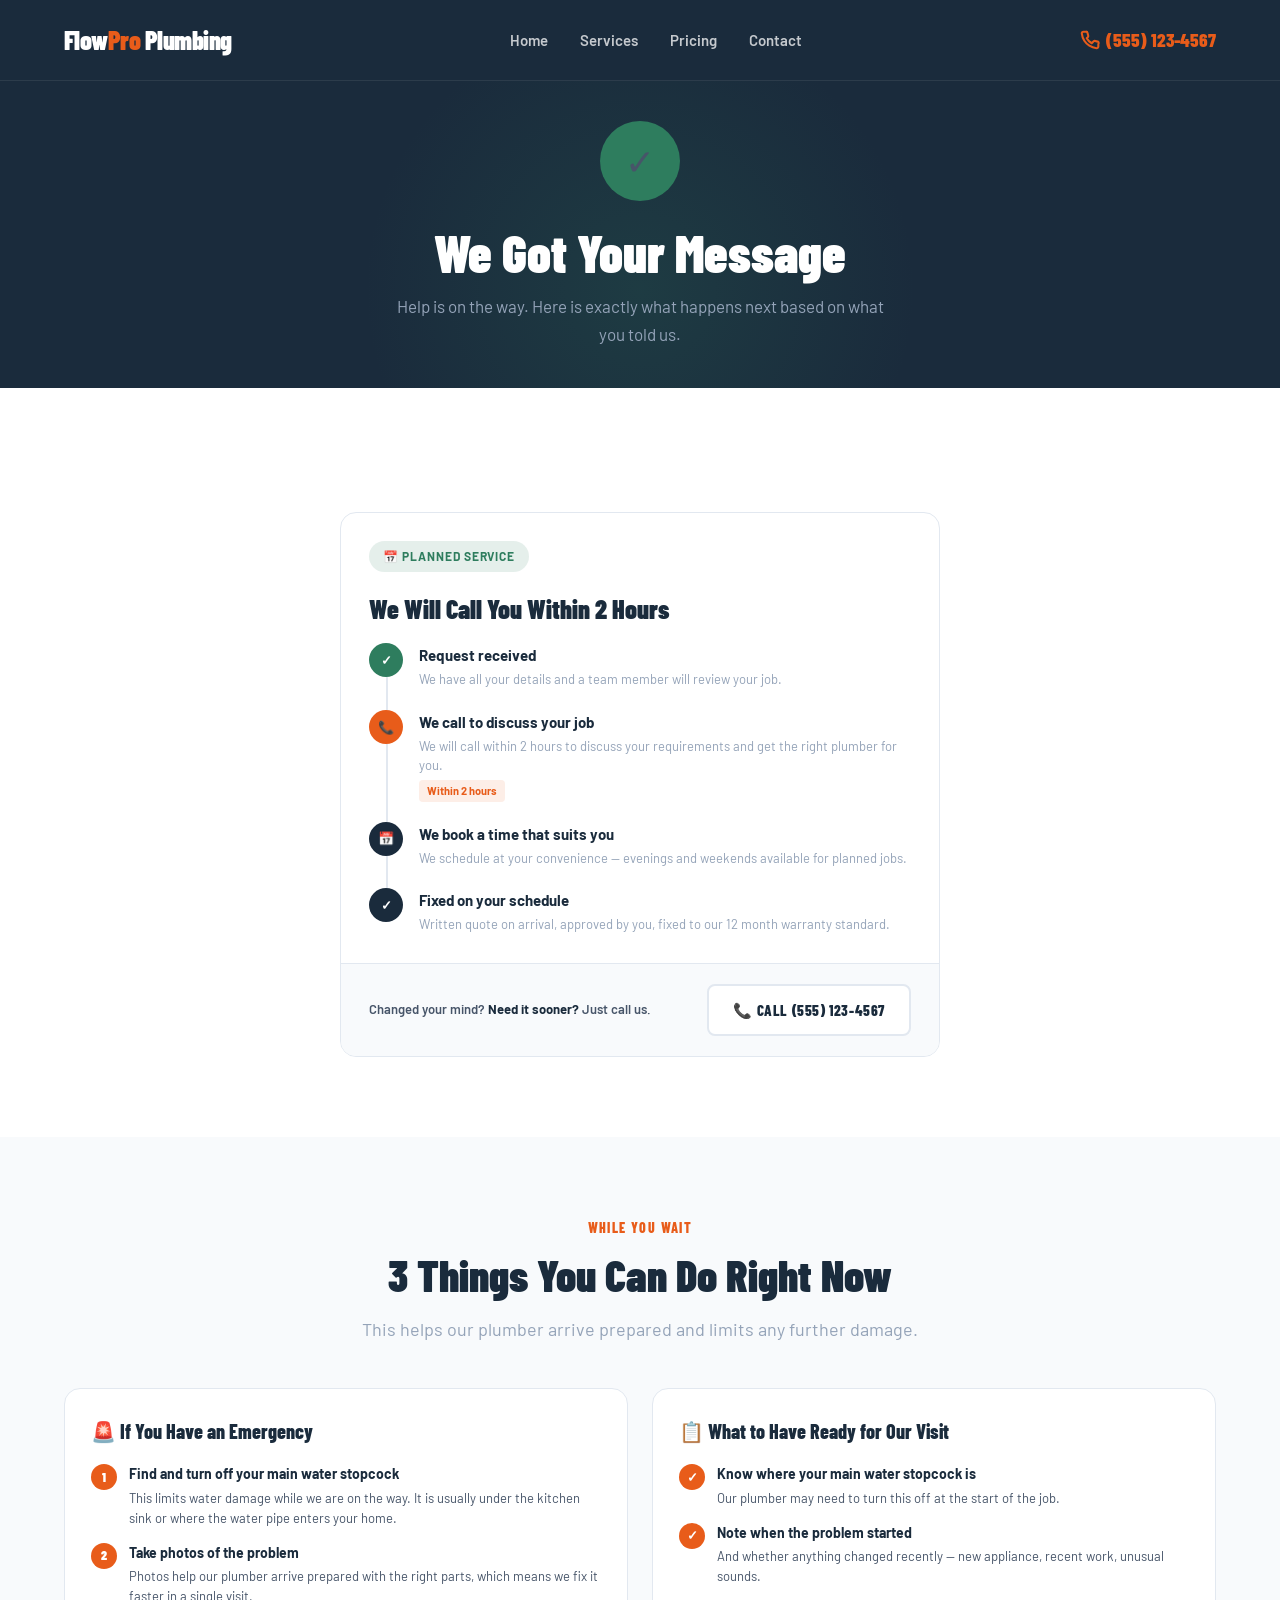
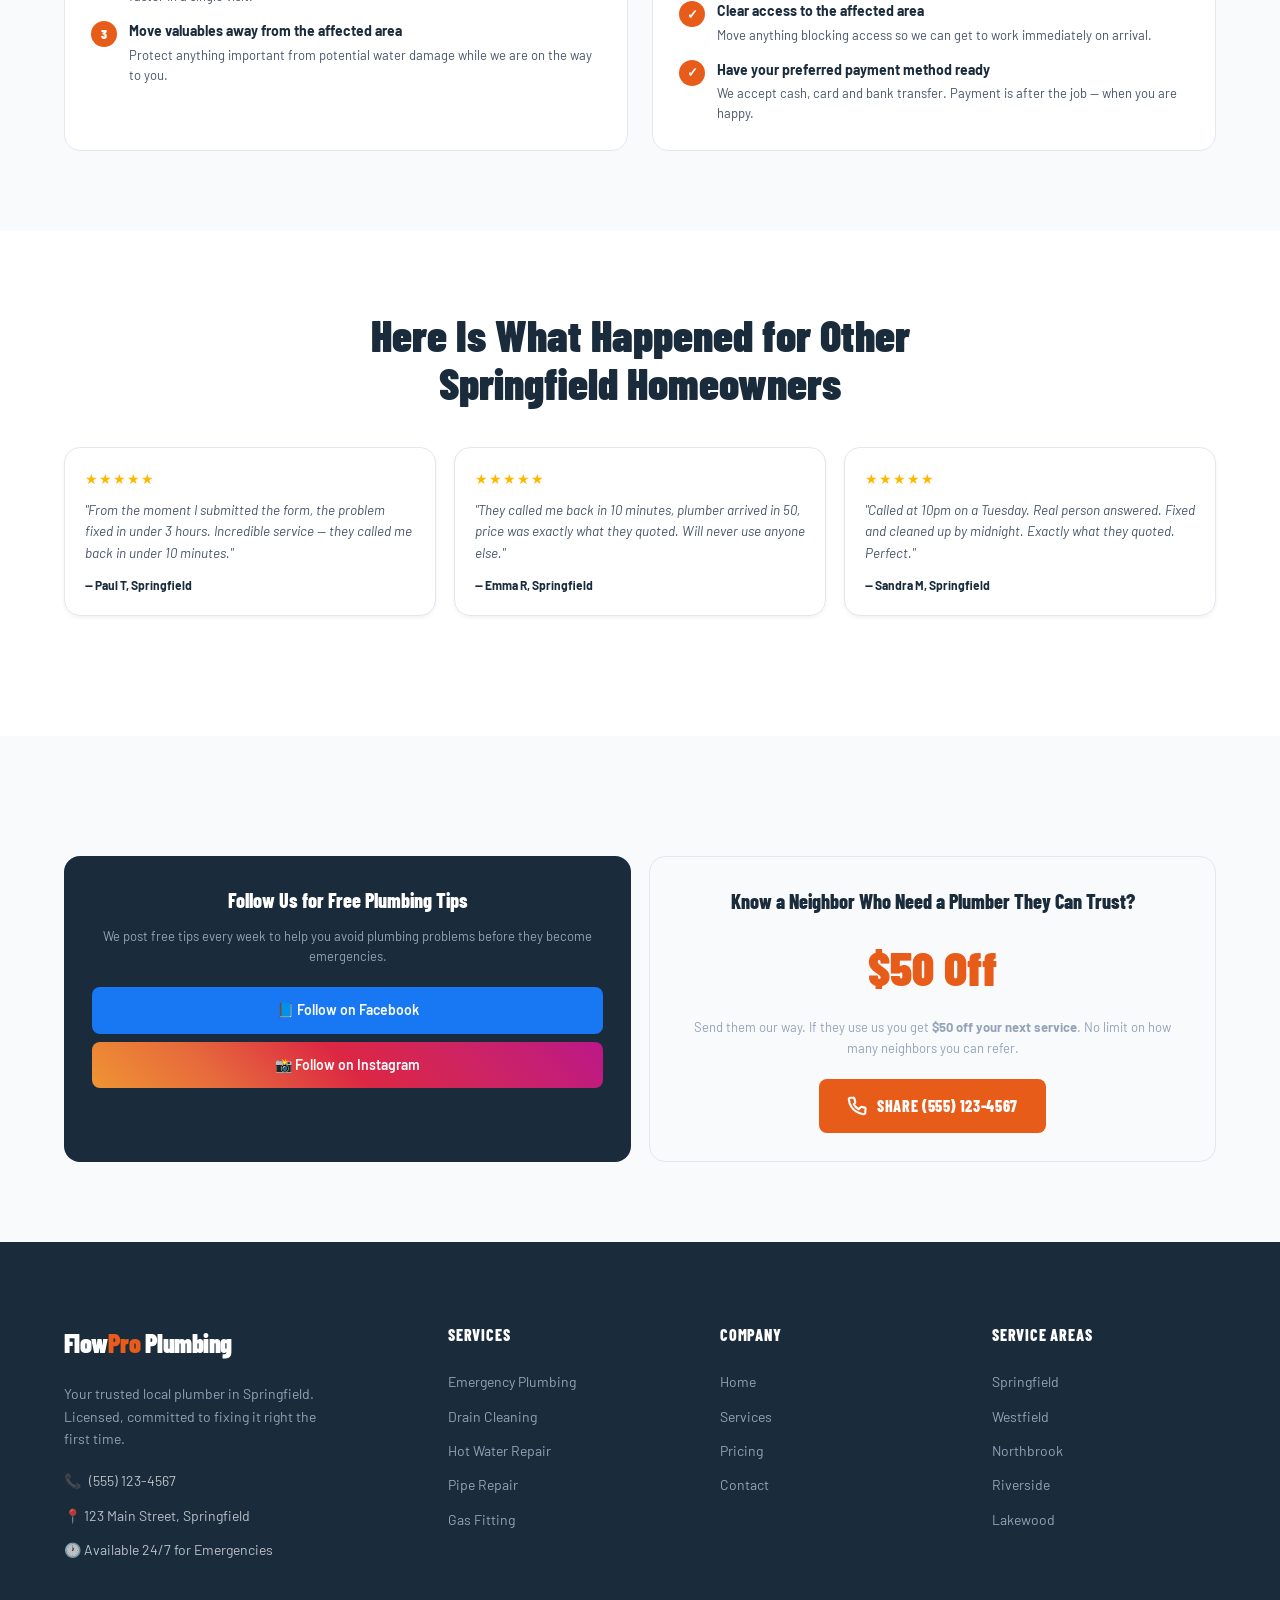
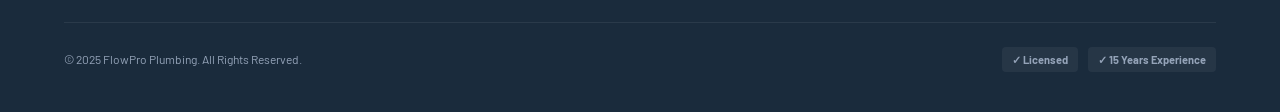
<file: thankyou.html>
<!DOCTYPE html>
<html lang="en">
<head>
<meta charset="UTF-8">
<meta name="viewport" content="width=device-width, initial-scale=1.0">
<title>Thank You — We Got Your Message | FlowPro Plumbing</title>
<link href="https://fonts.googleapis.com/css2?family=Barlow+Condensed:wght@700;800;900&family=Barlow:ital,wght@0,400;0,500;0,600;1,400&display=swap" rel="stylesheet">
<link rel="stylesheet" href="css/style.css">
<style>
/* CONFIRMATION HERO */
.confirm-section { background:var(--navy); padding:40px 0; position:relative; overflow:hidden; text-align:center; }
.confirm-section::before { content:''; position:absolute; top:-30%; left:50%; transform:translateX(-50%); width:600px; height:600px; background:radial-gradient(circle,rgba(46,125,94,0.2) 0%,transparent 65%); pointer-events:none; }
.confirm-inner { position:relative; z-index:1; }
.confirm-tick { width:80px; height:80px; background:var(--green); border-radius:50%; display:flex; align-items:center; justify-content:center; font-size:36px; margin:0 auto 24px; animation:pop 0.5s cubic-bezier(0.17,0.89,0.32,1.28); }
@keyframes pop { 0%{transform:scale(0);opacity:0;} 100%{transform:scale(1);opacity:1;} }
.confirm-title { font-family:var(--font-d); font-weight:900; font-size:clamp(32px,5vw,52px); color:var(--white); margin-bottom:12px; line-height:1.05; }
.confirm-title span { color:var(--orange); }
.confirm-sub { font-size:17px; color:var(--muted); max-width:500px; margin:0 auto; line-height:1.65; }

/* URGENCY CARDS */
.ty-section { display:none; }
.urgency-card { max-width:600px; margin:0 auto; background:var(--white); border-radius:var(--r-lg); border:1px solid var(--border); overflow:hidden; margin-top:44px; }
.urgency-top { padding:28px; }
.urgency-type { display:inline-flex; align-items:center; gap:8px; font-size:12px; font-weight:700; text-transform:uppercase; letter-spacing:0.08em; padding:6px 14px; border-radius:100px; margin-bottom:16px; }
.urgency-type.emergency { background:rgba(232,92,26,0.12); color:var(--orange); }
.urgency-type.sameday { background:rgba(26,43,60,0.08); color:var(--navy); }
.urgency-type.planned { background:rgba(46,125,94,0.12); color:var(--green); }
.urgency-title { font-family:var(--font-d); font-weight:900; font-size:26px; color:var(--navy); margin-bottom:14px; }
.timeline { display:flex; flex-direction:column; gap:0; }
.tl-step { display:flex; gap:16px; position:relative; padding-bottom:20px; }
.tl-step:last-child { padding-bottom:0; }
.tl-step:not(:last-child)::before { content:''; position:absolute; left:17px; top:34px; bottom:0; width:2px; background:var(--border); }
.tl-dot { width:34px; height:34px; border-radius:50%; display:flex; align-items:center; justify-content:center; font-size:13px; font-weight:700; color:white; flex-shrink:0; font-family:var(--font-d); }
.tl-dot.done { background:var(--green); }
.tl-dot.next { background:var(--orange); }
.tl-dot.soon { background:var(--navy); }
.tl-body {}
.tl-title { font-weight:700; font-size:15px; color:var(--navy); margin-bottom:3px; }
.tl-desc { font-size:13px; color:var(--muted); line-height:1.5; }
.tl-time { display:inline-block; font-size:11px; font-weight:700; color:var(--orange); background:rgba(232,92,26,0.1); border-radius:4px; padding:2px 8px; margin-top:4px; }
.urgency-bottom { background:var(--off-white); padding:20px 28px; border-top:1px solid var(--border); display:flex; align-items:center; justify-content:space-between; gap:12px; flex-wrap:wrap; }
.urgency-cta-text { font-size:13px; font-weight:600; color:var(--body-text); }
.urgency-cta-text strong { color:var(--navy); }

/* WHILE YOU WAIT */
.wait-grid { display:grid; grid-template-columns:1fr 1fr; gap:24px; margin-top:40px; }
.wait-card { background:var(--white); border-radius:var(--r-lg); border:1px solid var(--border); padding:26px; }
.wait-card-title { font-family:var(--font-d); font-weight:800; font-size:20px; color:var(--navy); margin-bottom:16px; display:flex; align-items:center; gap:10px; }
.wait-steps { display:flex; flex-direction:column; gap:14px; }
.wait-step { display:flex; gap:12px; align-items:flex-start; }
.wait-num { width:26px; height:26px; border-radius:50%; background:var(--orange); color:white; font-family:var(--font-d); font-weight:900; font-size:13px; display:flex; align-items:center; justify-content:center; flex-shrink:0; margin-top:1px; }
.wait-body {}
.wait-step-title { font-weight:700; font-size:14px; color:var(--navy); margin-bottom:2px; }
.wait-step-desc { font-size:13px; color:var(--body-text); line-height:1.55; }

/* SOCIAL PROOF */
.social-grid { display:grid; grid-template-columns:1fr 1fr; gap:18px; margin-top:40px; }
.social-cta { background:var(--navy); border-radius:var(--r-lg); padding:28px; text-align:center; }
.social-cta-title { font-family:var(--font-d); font-weight:800; font-size:20px; color:var(--white); margin-bottom:10px; }
.social-cta-sub { font-size:13px; color:var(--muted); margin-bottom:20px; }
.social-btns { display:flex; flex-direction:column; gap:8px; }
.social-btn { display:flex; align-items:center; justify-content:center; gap:8px; padding:12px; border-radius:var(--r); font-family:var(--font-b); font-size:14px; font-weight:600; transition:all 0.2s; }
.social-btn.fb { background:#1877F2; color:white; }
.social-btn.ig { background:linear-gradient(45deg,#f09433,#e6683c,#dc2743,#cc2366,#bc1888); color:white; }
.social-btn:hover { opacity:0.9; transform:translateY(-2px); }
.refer-card { background:var(--off-white); border-radius:var(--r-lg); border:1px solid var(--border); padding:28px; text-align:center; }
.refer-amount { font-family:var(--font-d); font-weight:900; font-size:48px; color:var(--orange); margin:12px 0; }
.refer-title { font-family:var(--font-d); font-weight:800; font-size:20px; color:var(--navy); margin-bottom:10px; }
.refer-sub { font-size:13px; color:var(--muted); margin-bottom:20px; line-height:1.6; }

@media(max-width:700px){
  .wait-grid{grid-template-columns:1fr;}
  .social-grid{grid-template-columns:1fr;}
  .urgency-bottom{flex-direction:column;align-items:flex-start;}
}
</style>
</head>
<body>

<!-- HEADER (simplified — no CTA needed) -->
<header class="site-header">
  <nav>
    <div class="nav-main">
      <a href="index.html" class="logo">Flow<span>Pro</span> Plumbing</a>
      <ul class="nav-links">
        <li><a href="index.html">Home</a></li>
        <li><a href="services.html">Services</a></li>
        <li><a href="pricing.html">Pricing</a></li>
        <li><a href="contact.html">Contact</a></li>
      </ul>
      <div class="nav-cta">
        <a href="tel:5551234567" class="nav-phone"><svg width="20" height="20" viewBox="0 0 24 24" fill="none" stroke="currentColor" stroke-width="2.5" stroke-linecap="round" stroke-linejoin="round"><path d="M22 16.92v3a2 2 0 0 1-2.18 2 19.79 19.79 0 0 1-8.63-3.07 19.5 19.5 0 0 1-6-6 19.79 19.79 0 0 1-3.07-8.67A2 2 0 0 1 4.11 2h3a2 2 0 0 1 2 1.72 12.84 12.84 0 0 0 .7 2.81 2 2 0 0 1-.45 2.11L8.09 9.91a16 16 0 0 0 6 6l2.29-2.29a2 2 0 0 1 2.11-.45 12.84 12.84 0 0 0 2.81.7A2 2 0 0 1 22 16.92z"></path></svg> <span class="phone-text">(555) 123-4567</span></a>
      </div>
      <button class="hamburger" id="hamburger"><span></span><span></span><span></span></button>
    </div>
    <div class="mobile-menu" id="mobileMenu">
      <ul class="mobile-links">
        <li><a href="index.html">Home</a></li>
        <li><a href="services.html">Services</a></li>
        <li><a href="pricing.html">Pricing</a></li>
        <li><a href="contact.html">Contact</a></li>
        <li><a href="tel:5551234567" style="color:var(--orange);">📞 (555) 123-4567</a></li>
      </ul>
    </div>
  </nav>
</header>

<!-- CONFIRMATION -->
<section class="confirm-section">
  <div class="container confirm-inner">
    <div class="confirm-tick">✓</div>
    <h1 class="confirm-title">We Got Your Message</h1>
    <p class="confirm-sub">Help is on the way. Here is exactly what happens next based on what you told us.</p>
  </div>
</section>

<!-- EMERGENCY NEXT STEPS -->
<section class="section ty-section" id="ty-emergency">
  <div class="container">
    <div class="urgency-card">
      <div class="urgency-top">
        <div class="urgency-type emergency">🚨 Emergency Response</div>
        <div class="urgency-title">We Are Calling You Right Now</div>
        <div class="timeline">
          <div class="tl-step">
            <div class="tl-dot done">✓</div>
            <div class="tl-body">
              <div class="tl-title">Message received</div>
              <div class="tl-desc">We have your details and your job is flagged as an emergency.</div>
            </div>
          </div>
          <div class="tl-step">
            <div class="tl-dot next">📞</div>
            <div class="tl-body">
              <div class="tl-title">We call you back</div>
              <div class="tl-desc">Please keep your phone close. We will call within 5 minutes.</div>
              <span class="tl-time">Within 5 minutes</span>
            </div>
          </div>
          <div class="tl-step">
            <div class="tl-dot soon">🚐</div>
            <div class="tl-body">
              <div class="tl-title">Plumber dispatched</div>
              <div class="tl-desc">Your plumber is dispatched immediately on the call.</div>
              <span class="tl-time">Immediately after call</span>
            </div>
          </div>
          <div class="tl-step">
            <div class="tl-dot soon">🔧</div>
            <div class="tl-body">
              <div class="tl-title">Plumber arrives and fixes it</div>
              <div class="tl-desc">Written quote before we start. Fixed the same visit. Problem solved.</div>
              <span class="tl-time">Within 60 minutes</span>
            </div>
          </div>
        </div>
      </div>
      <div class="urgency-bottom">
        <div class="urgency-cta-text">Phone not nearby? <strong>Call us now</strong> — we are ready.</div>
        <a href="tel:5551234567" class="btn btn-primary"><svg width="20" height="20" viewBox="0 0 24 24" fill="none" stroke="currentColor" stroke-width="2.5" stroke-linecap="round" stroke-linejoin="round"><path d="M22 16.92v3a2 2 0 0 1-2.18 2 19.79 19.79 0 0 1-8.63-3.07 19.5 19.5 0 0 1-6-6 19.79 19.79 0 0 1-3.07-8.67A2 2 0 0 1 4.11 2h3a2 2 0 0 1 2 1.72 12.84 12.84 0 0 0 .7 2.81 2 2 0 0 1-.45 2.11L8.09 9.91a16 16 0 0 0 6 6l2.29-2.29a2 2 0 0 1 2.11-.45 12.84 12.84 0 0 0 2.81.7A2 2 0 0 1 22 16.92z"></path></svg> Call (555) 123-4567</a>
      </div>
    </div>
  </div>
</section>

<!-- SAME DAY NEXT STEPS -->
<section class="section ty-section" id="ty-sameday">
  <div class="container">
    <div class="urgency-card">
      <div class="urgency-top">
        <div class="urgency-type sameday">⚡ Same Day Service</div>
        <div class="urgency-title">We Will Call You Within 15 Minutes</div>
        <div class="timeline">
          <div class="tl-step">
            <div class="tl-dot done">✓</div>
            <div class="tl-body"><div class="tl-title">Booking received</div><div class="tl-desc">Your same day request is in the queue. We are on it.</div></div>
          </div>
          <div class="tl-step">
            <div class="tl-dot next">📞</div>
            <div class="tl-body"><div class="tl-title">We call to confirm your slot</div><div class="tl-desc">We will call you within 15 minutes to confirm your arrival window for today.</div><span class="tl-time">Within 15 minutes</span></div>
          </div>
          <div class="tl-step">
            <div class="tl-dot soon">🚐</div>
            <div class="tl-body"><div class="tl-title">Plumber arrives</div><div class="tl-desc">Your dedicated plumber arrives within the agreed window today.</div><span class="tl-time">Within 4 hours</span></div>
          </div>
          <div class="tl-step">
            <div class="tl-dot soon">✓</div>
            <div class="tl-body"><div class="tl-title">Fixed today — guaranteed</div><div class="tl-desc">Written quote, approved by you, fixed same day. Problem solved.</div></div>
          </div>
        </div>
      </div>
      <div class="urgency-bottom">
        <div class="urgency-cta-text">Can't wait? <strong>Call us now</strong> for immediate assistance.</div>
        <a href="tel:5551234567" class="btn btn-primary"><svg width="20" height="20" viewBox="0 0 24 24" fill="none" stroke="currentColor" stroke-width="2.5" stroke-linecap="round" stroke-linejoin="round"><path d="M22 16.92v3a2 2 0 0 1-2.18 2 19.79 19.79 0 0 1-8.63-3.07 19.5 19.5 0 0 1-6-6 19.79 19.79 0 0 1-3.07-8.67A2 2 0 0 1 4.11 2h3a2 2 0 0 1 2 1.72 12.84 12.84 0 0 0 .7 2.81 2 2 0 0 1-.45 2.11L8.09 9.91a16 16 0 0 0 6 6l2.29-2.29a2 2 0 0 1 2.11-.45 12.84 12.84 0 0 0 2.81.7A2 2 0 0 1 22 16.92z"></path></svg> Call (555) 123-4567</a>
      </div>
    </div>
  </div>
</section>

<!-- PLANNED / QUOTE NEXT STEPS -->
<section class="section ty-section" id="ty-quote">
  <div class="container">
    <div class="urgency-card">
      <div class="urgency-top">
        <div class="urgency-type planned">📅 Planned Service</div>
        <div class="urgency-title">We Will Call You Within 2 Hours</div>
        <div class="timeline">
          <div class="tl-step">
            <div class="tl-dot done">✓</div>
            <div class="tl-body"><div class="tl-title">Request received</div><div class="tl-desc">We have all your details and a team member will review your job.</div></div>
          </div>
          <div class="tl-step">
            <div class="tl-dot next">📞</div>
            <div class="tl-body"><div class="tl-title">We call to discuss your job</div><div class="tl-desc">We will call within 2 hours to discuss your requirements and get the right plumber for you.</div><span class="tl-time">Within 2 hours</span></div>
          </div>
          <div class="tl-step">
            <div class="tl-dot soon">📅</div>
            <div class="tl-body"><div class="tl-title">We book a time that suits you</div><div class="tl-desc">We schedule at your convenience — evenings and weekends available for planned jobs.</div></div>
          </div>
          <div class="tl-step">
            <div class="tl-dot soon">✓</div>
            <div class="tl-body"><div class="tl-title">Fixed on your schedule</div><div class="tl-desc">Written quote on arrival, approved by you, fixed to our 12 month warranty standard.</div></div>
          </div>
        </div>
      </div>
      <div class="urgency-bottom">
        <div class="urgency-cta-text">Changed your mind? <strong>Need it sooner?</strong> Just call us.</div>
        <a href="tel:5551234567" class="btn btn-secondary" style="font-size:15px;padding:12px 24px;">📞 Call (555) 123-4567</a>
      </div>
    </div>
  </div>
</section>

<!-- WHILE YOU WAIT -->
<section class="section section-alt">
  <div class="container">
    <div style="text-align:center;max-width:600px;margin:0 auto 44px;">
      <span class="eyebrow">While You Wait</span>
      <h2 class="section-title">3 Things You Can Do Right Now</h2>
      <p class="section-sub" style="margin:0 auto;">This helps our plumber arrive prepared and limits any further damage.</p>
    </div>

    <div class="wait-grid">
      <div class="wait-card fade-up">
        <div class="wait-card-title">🚨 If You Have an Emergency</div>
        <div class="wait-steps">
          <div class="wait-step">
            <div class="wait-num">1</div>
            <div class="wait-body">
              <div class="wait-step-title">Find and turn off your main water stopcock</div>
              <div class="wait-step-desc">This limits water damage while we are on the way. It is usually under the kitchen sink or where the water pipe enters your home.</div>
            </div>
          </div>
          <div class="wait-step">
            <div class="wait-num">2</div>
            <div class="wait-body">
              <div class="wait-step-title">Take photos of the problem</div>
              <div class="wait-step-desc">Photos help our plumber arrive prepared with the right parts, which means we fix it faster in a single visit.</div>
            </div>
          </div>
          <div class="wait-step">
            <div class="wait-num">3</div>
            <div class="wait-body">
              <div class="wait-step-title">Move valuables away from the affected area</div>
              <div class="wait-step-desc">Protect anything important from potential water damage while we are on the way to you.</div>
            </div>
          </div>
        </div>
      </div>

      <div class="wait-card fade-up">
        <div class="wait-card-title">📋 What to Have Ready for Our Visit</div>
        <div class="wait-steps">
          <div class="wait-step">
            <div class="wait-num">✓</div>
            <div class="wait-body">
              <div class="wait-step-title">Know where your main water stopcock is</div>
              <div class="wait-step-desc">Our plumber may need to turn this off at the start of the job.</div>
            </div>
          </div>
          <div class="wait-step">
            <div class="wait-num">✓</div>
            <div class="wait-body">
              <div class="wait-step-title">Note when the problem started</div>
              <div class="wait-step-desc">And whether anything changed recently — new appliance, recent work, unusual sounds.</div>
            </div>
          </div>
          <div class="wait-step">
            <div class="wait-num">✓</div>
            <div class="wait-body">
              <div class="wait-step-title">Clear access to the affected area</div>
              <div class="wait-step-desc">Move anything blocking access so we can get to work immediately on arrival.</div>
            </div>
          </div>
          <div class="wait-step">
            <div class="wait-num">✓</div>
            <div class="wait-body">
              <div class="wait-step-title">Have your preferred payment method ready</div>
              <div class="wait-step-desc">We accept cash, card and bank transfer. Payment is after the job — when you are happy.</div>
            </div>
          </div>
        </div>
      </div>
    </div>
  </div>
</section>

<!-- SOCIAL PROOF REINFORCEMENT -->
<section class="section">
  <div class="container">
    <div style="text-align:center;max-width:600px;margin:0 auto;">
      <h2 class="section-title">Here Is What Happened for Other Springfield Homeowners</h2>
    </div>

    <div style="display:grid;grid-template-columns:repeat(auto-fit, minmax(300px, 1fr));gap:18px;margin:40px 0;">
      <div class="testi-mini fade-up">
        <div class="testi-mini-stars">★★★★★</div>
        <p class="testi-mini-text">"From the moment I submitted the form, the problem fixed in under 3 hours. Incredible service — they called me back in under 10 minutes."</p>
        <div class="testi-mini-author">— Paul T, Springfield</div>
      </div>
      <div class="testi-mini fade-up">
        <div class="testi-mini-stars">★★★★★</div>
        <p class="testi-mini-text">"They called me back in 10 minutes, plumber arrived in 50, price was exactly what they quoted. Will never use anyone else."</p>
        <div class="testi-mini-author">— Emma R, Springfield</div>
      </div>
      <div class="testi-mini fade-up">
        <div class="testi-mini-stars">★★★★★</div>
        <p class="testi-mini-text">"Called at 10pm on a Tuesday. Real person answered. Fixed and cleaned up by midnight. Exactly what they quoted. Perfect."</p>
        <div class="testi-mini-author">— Sandra M, Springfield</div>
      </div>
    </div>
  </div>
</section>

<!-- SOCIAL + REFERRAL -->
<section class="section section-alt">
  <div class="container">
    <div class="social-grid">
      <div class="social-cta">
        <div class="social-cta-title">Follow Us for Free Plumbing Tips</div>
        <div class="social-cta-sub">We post free tips every week to help you avoid plumbing problems before they become emergencies.</div>
        <div class="social-btns">
          <a href="#" class="social-btn fb">📘 Follow on Facebook</a>
          <a href="#" class="social-btn ig">📸 Follow on Instagram</a>
        </div>
      </div>
      <div class="refer-card">
        <div class="refer-title">Know a Neighbor Who Need a Plumber They Can Trust?</div>
        <div class="refer-amount">$50 Off</div>
        <div class="refer-sub">Send them our way. If they use us you get <strong>$50 off your next service</strong>. No limit on how many neighbors you can refer.</div>
                <a href="tel:5551234567" class="btn btn-primary"><svg width="20" height="20" viewBox="0 0 24 24" fill="none" stroke="currentColor" stroke-width="2.5" stroke-linecap="round" stroke-linejoin="round"><path d="M22 16.92v3a2 2 0 0 1-2.18 2 19.79 19.79 0 0 1-8.63-3.07 19.5 19.5 0 0 1-6-6 19.79 19.79 0 0 1-3.07-8.67A2 2 0 0 1 4.11 2h3a2 2 0 0 1 2 1.72 12.84 12.84 0 0 0 .7 2.81 2 2 0 0 1-.45 2.11L8.09 9.91a16 16 0 0 0 6 6l2.29-2.29a2 2 0 0 1 2.11-.45 12.84 12.84 0 0 0 2.81.7A2 2 0 0 1 22 16.92z"></path></svg> Share (555) 123-4567</a>
      </div>
    </div>
  </div>
</section>

<!-- FOOTER -->
<footer>
  <div class="container">
    <div class="footer-grid">
      <div class="footer-brand">
        <div class="logo">Flow<span>Pro</span> Plumbing</div>
        <p class="footer-desc">Your trusted local plumber in Springfield. Licensed, committed to fixing it right the first time.</p>
        <div class="footer-contact">
          <span>📞 <a href="tel:5551234567">(555) 123-4567</a></span>
          <span>📍 123 Main Street, Springfield</span>
          <span>🕐 Available 24/7 for Emergencies</span>
        </div>
      </div>
      <div><div class="footer-col-title">Services</div><div class="footer-links"><a href="services.html">Emergency Plumbing</a><a href="services.html">Drain Cleaning</a><a href="services.html">Hot Water Repair</a><a href="services.html">Pipe Repair</a><a href="services.html">Gas Fitting</a></div></div>
      <div><div class="footer-col-title">Company</div><div class="footer-links"><a href="index.html">Home</a><a href="services.html">Services</a><a href="pricing.html">Pricing</a><a href="contact.html">Contact</a></div></div>
      <div><div class="footer-col-title">Service Areas</div><div class="footer-links"><a href="#">Springfield</a><a href="#">Westfield</a><a href="#">Northbrook</a><a href="#">Riverside</a><a href="#">Lakewood</a></div></div>
    </div>
    <div class="footer-bottom">
      <div class="footer-bottom-text">© 2025 FlowPro Plumbing. All Rights Reserved.</div>
      <div class="footer-badges"><div class="badge">✓ Licensed</div><div class="badge">✓ 15 Years Experience</div></div>
    </div>
  </div>
</footer>
<script src="js/main.js"></script>
</body>
</html>
</file>
<file: css/style.css>
/* ===================== TOKENS ===================== */
:root {
  --navy:       #1A2B3C;
  --navy-mid:   #243546;
  --navy-light: #2E4258;
  --orange:     #E85C1A;
  --orange-h:   #FF6E2B;
  --green:      #2E7D5E;
  --green-l:    #3A9473;
  --white:      #FFFFFF;
  --off-white:  #F8FAFC;
  --muted:      #94A3B8;
  --border:     #E2E8F0;
  --body-text:  #475569;
  
  --font-d:     'Barlow Condensed', sans-serif;
  --font-b:     'Barlow', sans-serif;
  
  --r:          8px;
  --r-lg:       16px;
  
  --shadow-sm:  0 2px 4px rgba(0,0,0,0.05);
  --shadow-md:  0 10px 15px -3px rgba(0,0,0,0.1);
  --shadow-lg:  0 20px 25px -5px rgba(0,0,0,0.1);
}

/* ===================== RESET ===================== */
* { margin: 0; padding: 0; box-sizing: border-box; }
html { scroll-behavior: smooth; }
body {
  font-family: var(--font-b);
  background: var(--white);
  color: var(--body-text);
  line-height: 1.6;
  overflow-x: hidden;
}
a { text-decoration: none; color: inherit; transition: 0.2s; }
img { max-width: 100%; height: auto; }
button { font-family: inherit; cursor: pointer; border: none; background: none; }

/* ===================== LAYOUT ===================== */
.container {
  max-width: 1200px;
  margin: 0 auto;
  padding: 0 24px;
}
.section { padding: 80px 0; }
.section-alt { background: var(--off-white); }
.section-dark { background: var(--navy); color: var(--white); }

/* ===================== TYPOGRAPHY ===================== */
.eyebrow {
  display: block;
  font-family: var(--font-d);
  font-weight: 800;
  text-transform: uppercase;
  color: var(--orange);
  letter-spacing: 0.1em;
  margin-bottom: 12px;
  font-size: 14px;
}
.section-title {
  font-family: var(--font-d);
  font-weight: 900;
  font-size: clamp(32px, 4vw, 44px);
  color: var(--navy);
  line-height: 1.1;
  margin-bottom: 16px;
}
.section-title.light { color: var(--white); }
.section-sub {
  font-size: 18px;
  color: var(--muted);
  max-width: 600px;
  margin-bottom: 40px;
}

/* ===================== BUTTONS ===================== */
.btn {
  display: inline-flex;
  align-items: center;
  justify-content: center;
  padding: 14px 28px;
  border-radius: var(--r);
  font-family: var(--font-d);
  font-weight: 800;
  font-size: 16px;
  text-transform: uppercase;
  letter-spacing: 0.04em;
  transition: 0.2s;
  gap: 10px;
}
.btn-primary { background: var(--orange); color: var(--white); }
.btn-primary:hover { background: var(--orange-h); transform: translateY(-2px); box-shadow: 0 4px 12px rgba(232,92,26,0.3); }
.btn-secondary { background: var(--white); color: var(--navy); border: 2px solid var(--border); }
.btn-secondary:hover { border-color: var(--navy); transform: translateY(-2px); }
.btn-outline { background: transparent; color: var(--white); border: 2px solid rgba(255,255,255,0.2); }
.btn-outline:hover { border-color: var(--white); background: rgba(255,255,255,0.05); }

.hero-btns, .cta-btns {
  display: flex;
  gap: 16px;
  flex-wrap: wrap;
}
.hero-btns { margin-bottom: 32px; }
.cta-btns { justify-content: center; margin-top: 36px; margin-bottom: 24px; }
.cta-btns .btn { min-width: 280px; }

/* ===================== HEADER ===================== */
.site-header {
  position: sticky;
  top: 0;
  z-index: 100;
  background: var(--navy);
}
.header-top {
  background: var(--orange);
  color: var(--white);
  text-align: center;
  padding: 8px;
  font-size: 13px;
  font-weight: 700;
  font-family: var(--font-d);
  text-transform: uppercase;
  letter-spacing: 0.05em;
}
.header-top a { text-decoration: underline; }
.nav-main {
  height: 80px;
  display: flex;
  align-items: center;
  justify-content: space-between;
  padding: 0 24px;
  max-width: 1200px;
  margin: 0 auto;
}
nav {
  border-bottom: 1px solid rgba(255,255,255,0.08);
}
.logo {
  font-family: var(--font-d);
  font-weight: 900;
  font-size: 26px;
  color: var(--white);
  letter-spacing: -0.02em;
}
.logo span { color: var(--orange); }
.nav-links {
  list-style: none;
  display: flex;
  gap: 32px;
}
.nav-links a {
  font-size: 15px;
  font-weight: 600;
  color: rgba(255,255,255,0.75);
}
.nav-links a:hover, .nav-links a.active { color: var(--orange); }
.nav-cta {
  display: flex;
  align-items: center;
  gap: 14px;
  flex-shrink: 0;
}
.nav-phone {
  font-family: var(--font-d);
  font-weight: 800;
  font-size: 19px;
  color: var(--orange);
  display: flex;
  align-items: center;
  gap: 6px;
}
.hamburger {
  display: none;
  flex-direction: column;
  gap: 5px;
  cursor: pointer;
  padding: 8px;
  background: none;
  border: none;
}
.hamburger span {
  display: block;
  width: 24px;
  height: 2px;
  background: var(--white);
  border-radius: 2px;
  transition: all 0.3s;
}
.mobile-menu {
  display: none;
  background: var(--navy-mid);
  border-top: 1px solid rgba(255,255,255,0.08);
}
.mobile-menu.open { display: block; }
.mobile-links {
  list-style: none;
  padding: 16px 24px;
  display: flex;
  flex-direction: column;
  gap: 4px;
}
.mobile-links a {
  display: block;
  font-size: 16px;
  font-weight: 600;
  color: rgba(255,255,255,0.8);
  padding: 12px 0;
  border-bottom: 1px solid rgba(255,255,255,0.06);
}
.mobile-links a:last-child { border-bottom: none; }

/* ===================== UTILITIES ===================== */
.checkmark { width: 20px; height: 20px; background: var(--green); border-radius: 50%; display: inline-flex; align-items: center; justify-content: center; color: white; font-size: 10px; flex-shrink: 0; }
.checkmark.sm { width: 16px; height: 16px; font-size: 8px; }
.checkmark.lg { width: 24px; height: 24px; font-size: 12px; }

/* ===================== MINI TESTIMONIALS ===================== */
.testi-mini { background: var(--white); border-radius: var(--r-lg); padding: 20px; border: 1px solid var(--border); box-shadow: var(--shadow-sm); }
.testi-mini-stars { color: #FFB800; font-size: 14px; margin-bottom: 8px; letter-spacing: 1px; }
.testi-mini-text { font-size: 13.5px; line-height: 1.6; color: var(--body-text); font-style: italic; margin-bottom: 12px; }
.testi-mini-author { font-size: 12px; font-weight: 700; color: var(--navy); }

/* ===================== CTA CHECKS ===================== */
.cta-checks { display: flex; justify-content: center; gap: 28px; margin: 24px 0; flex-wrap: wrap; }
.cta-check-item { display: flex; align-items: center; gap: 8px; font-size: 14px; font-weight: 600; color: var(--muted); }

/* ===================== STAT BOXES ===================== */
.stat-row { display: grid; grid-template-columns: 1fr 1fr; gap: 12px; }
.stat-box { background: rgba(255,255,255,0.05); border-radius: var(--r); padding: 14px; text-align: center; }
.stat-num { font-family: var(--font-d); font-weight: 900; font-size: 34px; color: var(--orange); display: block; line-height: 1; margin-bottom: 4px; }
.stat-label { font-size: 11px; font-weight: 600; color: var(--muted); text-transform: uppercase; letter-spacing: 0.05em; }

/* ===================== AREA GRID ===================== */
.area-grid { display: grid; grid-template-columns: repeat(auto-fill, minmax(140px, 1fr)); gap: 10px; margin-top: 32px; }
.area-pill { background: var(--white); border: 1px solid var(--border); border-radius: var(--r); padding: 12px 16px; text-align: center; font-size: 14px; font-weight: 600; color: var(--navy); transition: 0.2s; }
.area-pill:hover { background: var(--navy); color: var(--white); border-color: var(--navy); }

/* ===================== REVIEW STRIP ===================== */
.review-strip { display:flex; align-items:center; gap:10px; background:rgba(255,255,255,0.05); border-radius:var(--r); padding:12px 14px; margin-bottom:12px; }
.review-faces { display:flex; }
.face { width:28px; height:28px; border-radius:50%; border:2px solid var(--navy); margin-left:-7px; font-size:13px; display:flex; align-items:center; justify-content:center; background:var(--navy-light); }
.face:first-child { margin-left:0; }
.review-text { font-size:12px; font-weight:600; color:var(--white); flex:1; }
.review-stars { color:#FFB800; font-size:11px; }

/* ===================== TRUST BAR ===================== */
.trust-bar { border-top:1px solid rgba(255,255,255,0.07); padding:22px 0; }
.trust-bar-inner { display:flex; align-items:center; justify-content:center; gap:48px; flex-wrap:wrap; }
.tb-item { display:flex; align-items:center; gap:10px; font-size:13px; font-weight:600; color:var(--muted); }

/* ===================== PAGE HERO (inner pages) ===================== */
.page-hero {
  background: var(--navy);
  position: relative;
  overflow: hidden;
}
.page-hero::before {
  content: '';
  position: absolute;
  top: -50%; right: -10%;
  width: 500px; height: 500px;
  background: radial-gradient(circle, rgba(232,92,26,0.12) 0%, transparent 65%);
  pointer-events: none;
}
.page-hero-inner { 
  position: relative; 
  z-index: 1; 
  display: grid; 
  grid-template-columns: 1.1fr 0.9fr; 
  gap: 60px; 
  align-items: center; 
  padding-top: 30px;
  padding-bottom: 60px;
}
.page-hero h1 {
  font-family: var(--font-d);
  font-weight: 900;
  font-size: clamp(36px, 5vw, 56px);
  color: var(--white);
  line-height: 1.05;
  margin-bottom: 20px;
}
.page-hero p {
  font-size: 18px;
  color: var(--muted);
  max-width: 560px;
  line-height: 1.65;
  margin-bottom: 32px;
}
.page-hero-img {
  width: 100%;
  aspect-ratio: 4/3;
  object-fit: cover;
  border-radius: var(--r-lg);
  box-shadow: var(--shadow-lg);
}
.breadcrumb {
  display: flex;
  align-items: center;
  gap: 8px;
  font-size: 13px;
  color: var(--muted);
  margin-bottom: 20px;
}
.breadcrumb a { color: var(--orange); }
.breadcrumb span { opacity: 0.4; }

/* ===================== CARDS ===================== */
.card {
  background: var(--white);
  border-radius: var(--r-lg);
  border: 1px solid var(--border);
  padding: 24px;
}

/* ===================== FOOTER ===================== */
footer { background: var(--navy); color: var(--white); padding: 80px 0 40px; }
.footer-grid { display: grid; grid-template-columns: 1.5fr 1fr 1fr 1fr; gap: 48px; margin-bottom: 60px; }
.footer-desc { font-size: 14px; color: var(--muted); margin: 20px 0; max-width: 280px; }
.footer-contact { display: flex; flex-direction: column; gap: 12px; }
.footer-contact span { font-size: 14px; display: flex; align-items: center; gap: 8px; color: rgba(255,255,255,0.7); }
.footer-col-title { font-family: var(--font-d); font-weight: 800; font-size: 16px; text-transform: uppercase; margin-bottom: 24px; letter-spacing: 0.05em; color: var(--white); }
.footer-links { display: flex; flex-direction: column; gap: 12px; }
.footer-links a { font-size: 14px; color: var(--muted); }
.footer-links a:hover { color: var(--orange); padding-left: 4px; }
.footer-bottom {
  border-top: 1px solid rgba(255,255,255,0.07);
  padding-top: 24px;
  display: flex;
  align-items: center;
  justify-content: space-between;
  flex-wrap: wrap;
  gap: 12px;
}
.footer-bottom-text { font-size: 12px; color: var(--muted); }
.footer-badges { display: flex; gap: 10px; flex-wrap: wrap; }
.badge {
  font-size: 11px;
  font-weight: 700;
  color: var(--muted);
  background: rgba(255,255,255,0.05);
  border-radius: 4px;
  padding: 4px 10px;
}

/* ===================== FAQ ===================== */
.faq-item {
  background: var(--white);
  border-radius: var(--r-lg);
  margin-bottom: 10px;
  border: 1px solid var(--border);
  overflow: hidden;
}
.faq-q {
  width: 100%;
  background: none;
  border: none;
  padding: 20px 24px;
  display: flex;
  align-items: center;
  justify-content: space-between;
  cursor: pointer;
  text-align: left;
  gap: 16px;
}
.faq-q-text { font-family: var(--font-b); font-size: 15px; font-weight: 600; color: var(--navy); }
.faq-arrow {
  width: 28px; height: 28px;
  background: var(--off-white);
  border-radius: 50%;
  display: flex;
  align-items: center;
  justify-content: center;
  flex-shrink: 0;
  transition: transform 0.25s, background 0.2s;
  font-size: 12px;
  color: var(--orange);
}
.faq-item.open .faq-arrow { transform: rotate(180deg); background: var(--orange); color: white; }
.faq-a { max-height: 0; overflow: hidden; transition: max-height 0.35s ease; }
.faq-item.open .faq-a { max-height: 300px; }
.faq-a-inner {
  padding: 0 24px 20px;
  font-size: 14px;
  line-height: 1.7;
  color: var(--body-text);
  border-top: 1px solid var(--border);
  padding-top: 16px;
}

/* ===================== SCROLL ANIM ===================== */
.fade-up {
  opacity: 0;
  transform: translateY(28px);
  transition: opacity 0.55s ease, transform 0.55s ease;
}
.fade-up.visible { opacity: 1; transform: translateY(0); }

/* ===================== RESPONSIVE ===================== */
@media (max-width: 900px) {
  .nav-links, .nav-cta .btn { display: none; }
  .hamburger { display: flex; }
  .footer-grid { grid-template-columns: 1fr 1fr; }
  .hero-content, .page-hero-inner { grid-template-columns: 1fr; gap: 40px; text-align: center; }
  .hero-sub, .page-hero p { margin-left: auto; margin-right: auto; }
  .hero-btns, .breadcrumb { justify-content: center; }

  /* Improved Mobile Header */
  .nav-main { height: 60px; padding: 0 20px; }
  .logo { font-size: 22px; }
  .nav-cta { margin-left: auto; margin-right: 12px; }
  
  /* Tighter Mobile Hero */
  .hero-content, .page-hero-inner { 
    grid-template-columns: 1fr; 
    gap: 40px; 
    text-align: center; 
    padding-top: 30px; 
  }
@media (max-width: 600px) {
  .section { padding: 56px 0; }
  .footer-grid { grid-template-columns: 1fr; }
  .trust-bar-inner { gap: 16px; }
  .hero-btns, .cta-btns { flex-direction: column; align-items: stretch; }
  .hero-btns .btn, .cta-btns .btn { width: 100%; justify-content: center; }

  /* Compact Mobile Header */
  .nav-main { padding: 0 16px; }
  .logo { font-size: 20px; }
  .nav-phone { 
    width: 40px; 
    height: 40px; 
    padding: 0; 
    justify-content: center; 
    border-radius: 50%; 
    background: var(--orange); 
    color: white !important;
    font-size: 18px;
  }
  .nav-phone .phone-text { display: none; }
}
</file>
